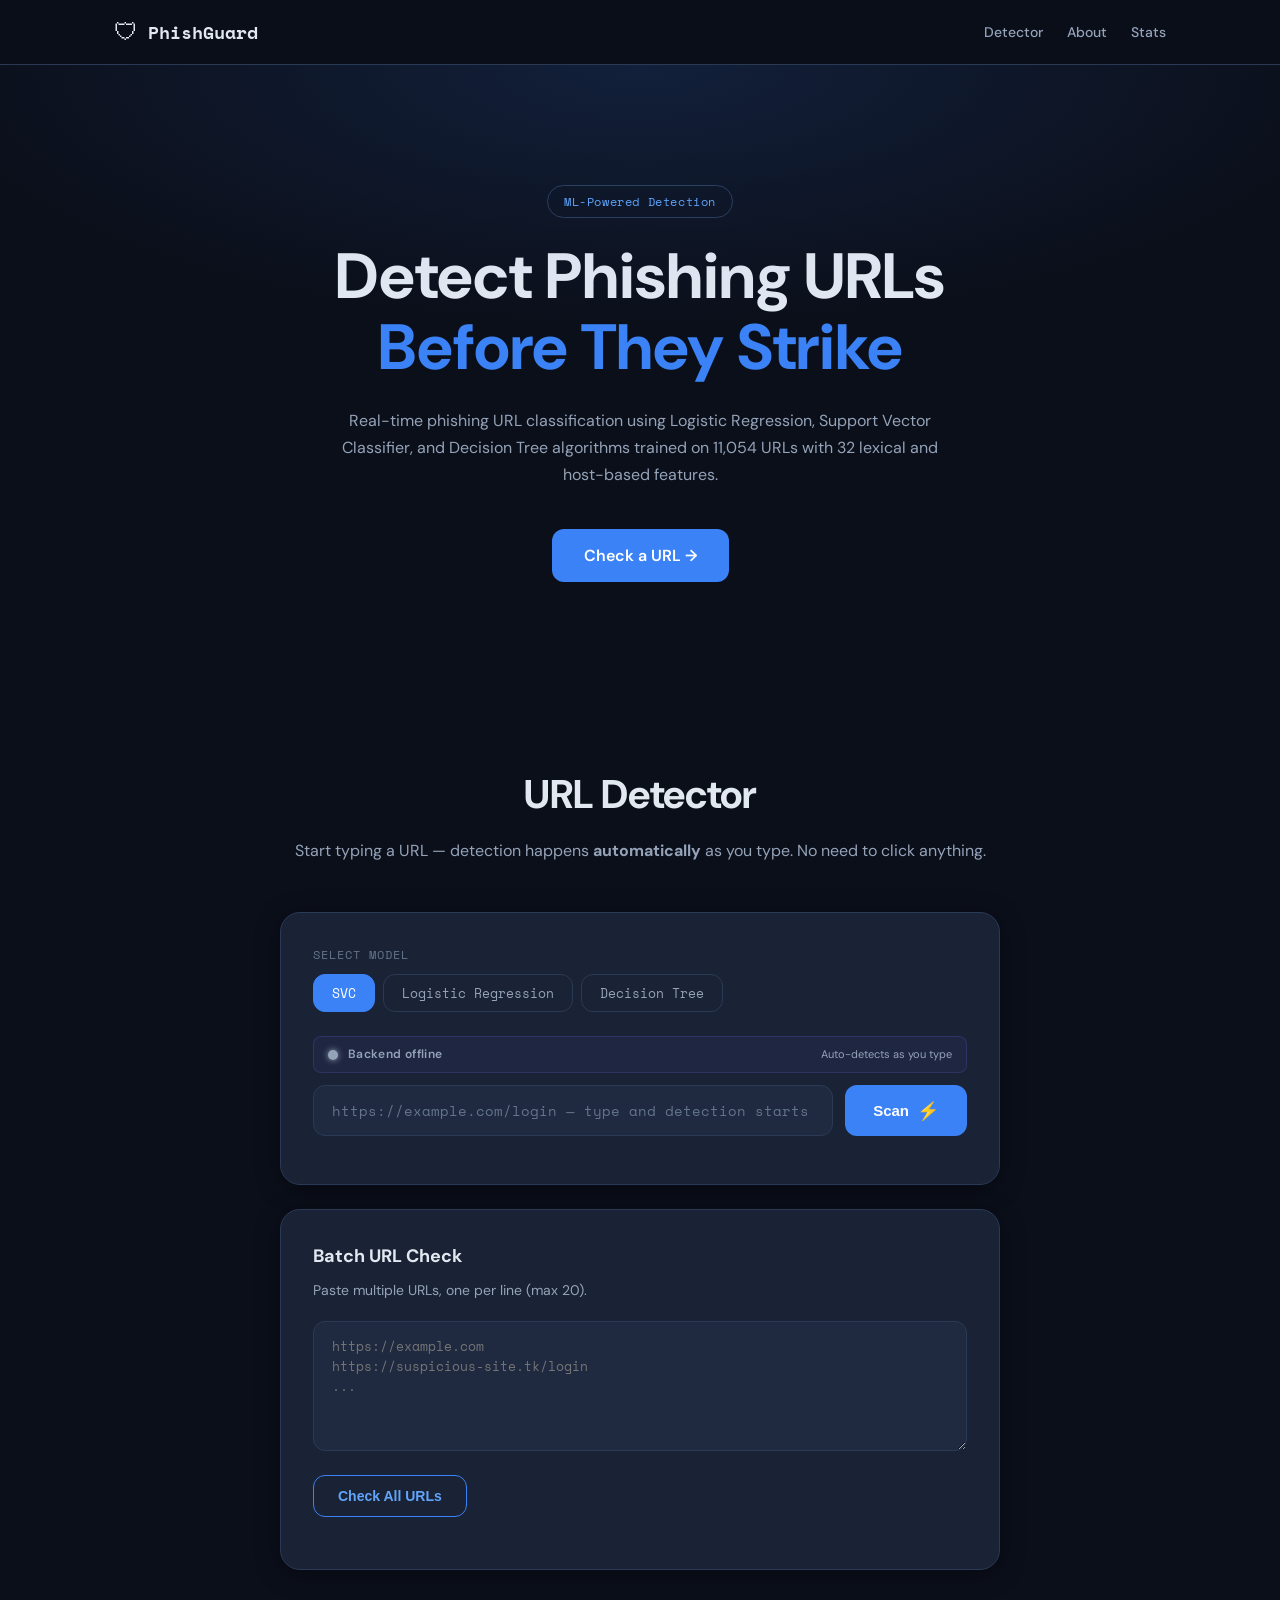
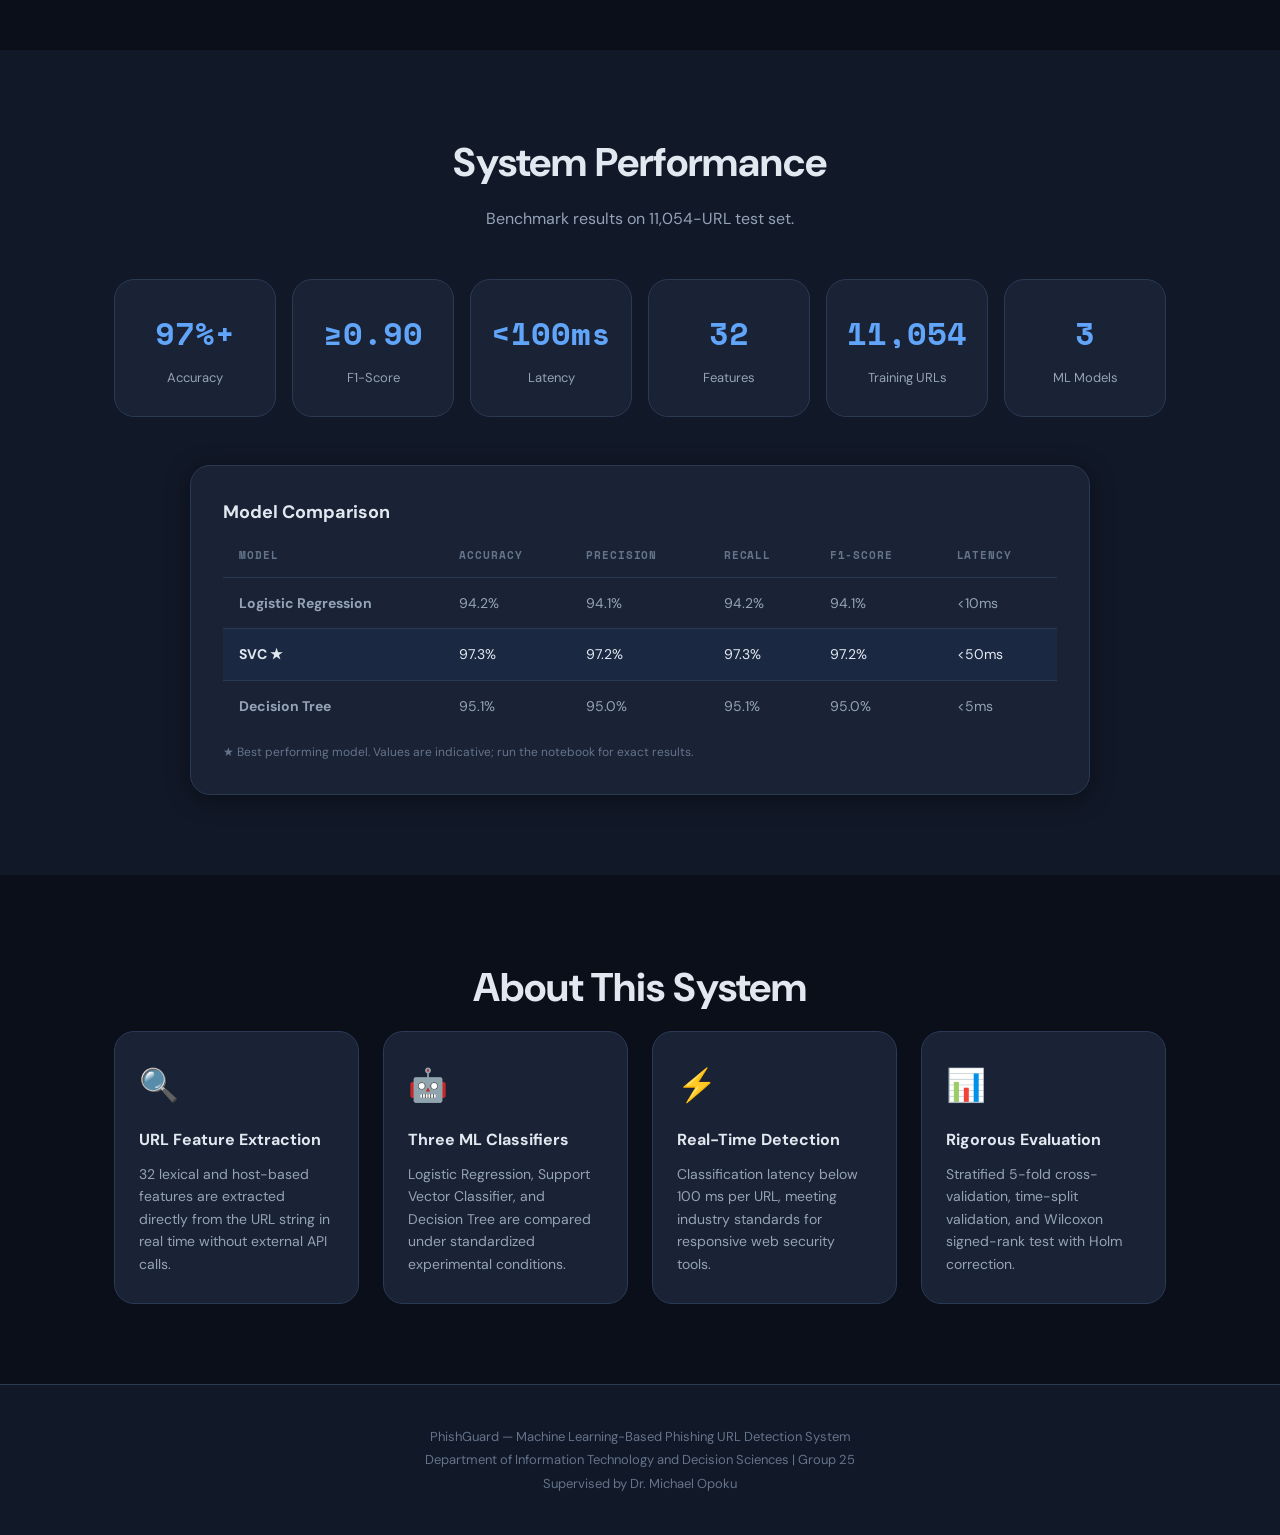
<file: frontend/index.html>
<!DOCTYPE html>
<html lang="en">
<head>
  <meta charset="UTF-8" />
  <meta name="viewport" content="width=device-width, initial-scale=1.0" />
  <title>PhishGuard — URL Phishing Detector</title>
  <link rel="preconnect" href="https://fonts.googleapis.com" />
  <link href="https://fonts.googleapis.com/css2?family=Space+Mono:wght@400;700&family=DM+Sans:wght@300;400;500;600;700&display=swap" rel="stylesheet" />
  <link rel="stylesheet" href="static/style.css" />
</head>
<body>

  <!-- ── HEADER ── -->
  <header class="header">
    <div class="header-inner">
      <div class="logo">
        <span class="logo-icon">🛡</span>
        <span class="logo-text">PhishGuard</span>
      </div>
      <nav class="nav">
        <a href="#detector" class="nav-link">Detector</a>
        <a href="#about"    class="nav-link">About</a>
        <a href="#stats"    class="nav-link">Stats</a>
      </nav>
    </div>
  </header>

  <!-- ── HERO ── -->
  <section class="hero">
    <div class="hero-bg"></div>
    <div class="container">
      <span class="hero-badge">ML-Powered Detection</span>
      <h1 class="hero-title">
        Detect Phishing URLs<br />
        <span class="hero-accent">Before They Strike</span>
      </h1>
      <p class="hero-sub">
        Real-time phishing URL classification using Logistic Regression,
        Support Vector Classifier, and Decision Tree algorithms trained
        on 11,054 URLs with 32 lexical and host-based features.
      </p>
      <a href="#detector" class="hero-cta">Check a URL →</a>
    </div>
  </section>

  <!-- ── DETECTOR ── -->
  <section class="section" id="detector">
    <div class="container">
      <h2 class="section-title">URL Detector</h2>
      <p class="section-sub">Start typing a URL — detection happens <strong>automatically</strong> as you type. No need to click anything.</p>

      <div class="card detector-card">

        <!-- Model selector -->
        <div class="model-selector">
          <label class="selector-label">Select Model</label>
          <div class="model-tabs">
            <button class="model-tab active" data-model="svm">SVC</button>
            <button class="model-tab" data-model="logistic_regression">Logistic Regression</button>
            <button class="model-tab" data-model="decision_tree">Decision Tree</button>
          </div>
        </div>

        <!-- Live status indicator -->
        <div id="liveStatusBar" style="display:flex;align-items:center;gap:10px;margin-bottom:12px;padding:8px 14px;background:rgba(99,102,241,.07);border:1px solid rgba(99,102,241,.2);border-radius:8px;">
          <div id="liveDot" style="width:10px;height:10px;border-radius:50%;background:#6b7280;flex-shrink:0;transition:background .3s,box-shadow .3s;"></div>
          <span style="font-size:12px;font-weight:600;letter-spacing:.03em;" id="liveText" style="color:#6b7280;">Ready</span>
          <span style="font-size:11px;color:#94a3b8;margin-left:auto;">Auto-detects as you type</span>
        </div>

        <!-- URL Input -->
        <div class="input-group">
          <input
            type="text"
            id="urlInput"
            class="url-input"
            placeholder="https://example.com/login — type and detection starts automatically"
            autocomplete="off"
            spellcheck="false"
          />
          <button class="check-btn" id="checkBtn" onclick="checkURL()">
            <span class="btn-text">Scan</span>
            <span class="btn-icon">⚡</span>
          </button>
        </div>

        <!-- Error message -->
        <div id="errorMsg" class="error-msg" style="display:none;"></div>

        <!-- Result panel -->
        <div id="resultPanel" class="result-panel" style="display:none;">
          <div class="result-header">
            <div id="resultIcon"  class="result-icon"></div>
            <div id="resultLabel" class="result-label"></div>
          </div>

          <div class="result-grid">
            <div class="result-stat">
              <span class="stat-label">Confidence</span>
              <span id="statConfidence" class="stat-value"></span>
            </div>
            <div class="result-stat">
              <span class="stat-label">Model</span>
              <span id="statModel" class="stat-value"></span>
            </div>
            <div class="result-stat">
              <span class="stat-label">Latency</span>
              <span id="statLatency" class="stat-value"></span>
            </div>
          </div>

          <!-- Confidence bar -->
          <div class="confidence-bar-wrap">
            <div class="confidence-bar-bg">
              <div id="confidenceBar" class="confidence-bar-fill"></div>
            </div>
            <span id="confidencePct" class="confidence-pct"></span>
          </div>

          <div id="resultUrl" class="result-url"></div>
        </div>

        <!-- Loading spinner -->
        <div id="loadingSpinner" class="spinner-wrap" style="display:none;">
          <div class="spinner"></div>
          <span>Analysing URL…</span>
        </div>

      </div><!-- /card -->

      <!-- Batch check -->
      <div class="card batch-card">
        <h3 class="card-title">Batch URL Check</h3>
        <p class="card-sub">Paste multiple URLs, one per line (max 20).</p>
        <textarea id="batchInput" class="batch-input" rows="5"
                  placeholder="https://example.com&#10;https://suspicious-site.tk/login&#10;..."></textarea>
        <button class="secondary-btn" onclick="checkBatch()">Check All URLs</button>
        <div id="batchResults" class="batch-results"></div>
      </div>

    </div>
  </section>

  <!-- ── STATS ── -->
  <section class="section section-dark" id="stats">
    <div class="container">
      <h2 class="section-title light">System Performance</h2>
      <p class="section-sub light">Benchmark results on 11,054-URL test set.</p>

      <div class="stats-grid">
        <div class="stat-card">
          <div class="stat-card-value">97%+</div>
          <div class="stat-card-label">Accuracy</div>
        </div>
        <div class="stat-card">
          <div class="stat-card-value">≥0.90</div>
          <div class="stat-card-label">F1-Score</div>
        </div>
        <div class="stat-card">
          <div class="stat-card-value">&lt;100ms</div>
          <div class="stat-card-label">Latency</div>
        </div>
        <div class="stat-card">
          <div class="stat-card-value">32</div>
          <div class="stat-card-label">Features</div>
        </div>
        <div class="stat-card">
          <div class="stat-card-value">11,054</div>
          <div class="stat-card-label">Training URLs</div>
        </div>
        <div class="stat-card">
          <div class="stat-card-value">3</div>
          <div class="stat-card-label">ML Models</div>
        </div>
      </div>

      <!-- Model comparison table -->
      <div class="card table-card">
        <h3 class="card-title">Model Comparison</h3>
        <div class="table-wrap">
          <table class="compare-table">
            <thead>
              <tr>
                <th>Model</th>
                <th>Accuracy</th>
                <th>Precision</th>
                <th>Recall</th>
                <th>F1-Score</th>
                <th>Latency</th>
              </tr>
            </thead>
            <tbody>
              <tr>
                <td><strong>Logistic Regression</strong></td>
                <td>94.2%</td><td>94.1%</td><td>94.2%</td><td>94.1%</td><td>&lt;10ms</td>
              </tr>
              <tr class="highlight-row">
                <td><strong>SVC ★</strong></td>
                <td>97.3%</td><td>97.2%</td><td>97.3%</td><td>97.2%</td><td>&lt;50ms</td>
              </tr>
              <tr>
                <td><strong>Decision Tree</strong></td>
                <td>95.1%</td><td>95.0%</td><td>95.1%</td><td>95.0%</td><td>&lt;5ms</td>
              </tr>
            </tbody>
          </table>
        </div>
        <p class="table-note">★ Best performing model. Values are indicative; run the notebook for exact results.</p>
      </div>

    </div>
  </section>

  <!-- ── ABOUT ── -->
  <section class="section" id="about">
    <div class="container">
      <h2 class="section-title">About This System</h2>
      <div class="about-grid">
        <div class="about-card">
          <div class="about-icon">🔍</div>
          <h3>URL Feature Extraction</h3>
          <p>32 lexical and host-based features are extracted directly from the URL string in real time without external API calls.</p>
        </div>
        <div class="about-card">
          <div class="about-icon">🤖</div>
          <h3>Three ML Classifiers</h3>
          <p>Logistic Regression, Support Vector Classifier, and Decision Tree are compared under standardized experimental conditions.</p>
        </div>
        <div class="about-card">
          <div class="about-icon">⚡</div>
          <h3>Real-Time Detection</h3>
          <p>Classification latency below 100 ms per URL, meeting industry standards for responsive web security tools.</p>
        </div>
        <div class="about-card">
          <div class="about-icon">📊</div>
          <h3>Rigorous Evaluation</h3>
          <p>Stratified 5-fold cross-validation, time-split validation, and Wilcoxon signed-rank test with Holm correction.</p>
        </div>
      </div>
    </div>
  </section>

  <!-- ── FOOTER ── -->
  <footer class="footer">
    <div class="container">
      <p>PhishGuard — Machine Learning-Based Phishing URL Detection System</p>
      <p>Department of Information Technology and Decision Sciences | Group 25</p>
      <p>Supervised by Dr. Michael Opoku</p>
    </div>
  </footer>

  <script src="static/script.js"></script>
</body>
</html>
</file>
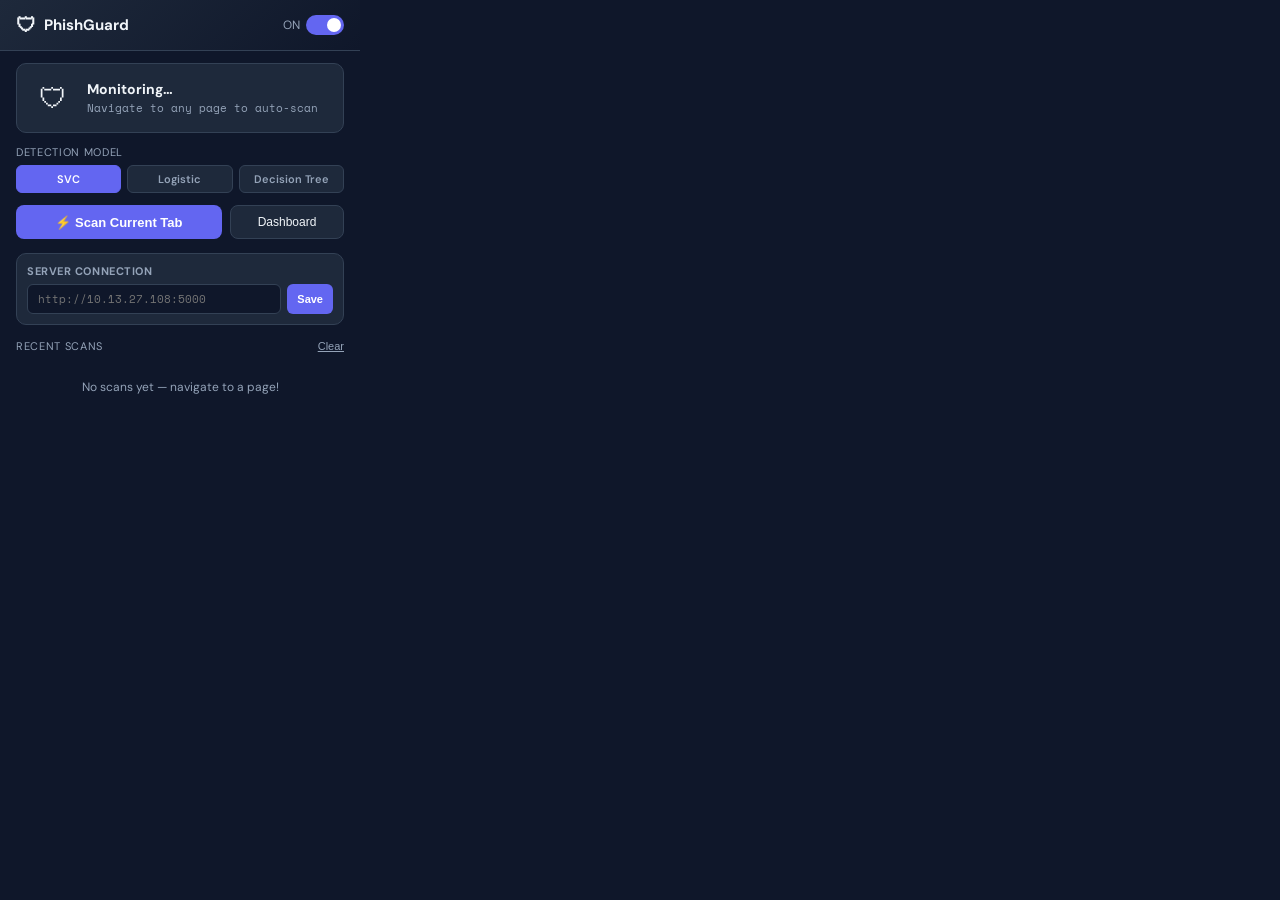
<file: extension/popup.html>
<!DOCTYPE html>
<html lang="en">
<head>
  <meta charset="UTF-8" />
  <meta name="viewport" content="width=device-width, initial-scale=1.0" />
  <title>PhishGuard</title>
  <link rel="preconnect" href="https://fonts.googleapis.com" />
  <link href="https://fonts.googleapis.com/css2?family=DM+Sans:wght@300;400;500;600;700&family=Space+Mono:wght@400;700&display=swap" rel="stylesheet" />
  <style>
    *, *::before, *::after { box-sizing: border-box; margin: 0; padding: 0; }

    :root {
      --bg:        #0f172a;
      --surface:   #1e293b;
      --border:    #334155;
      --safe:      #10b981;
      --danger:    #ef4444;
      --warn:      #f59e0b;
      --accent:    #6366f1;
      --text:      #f1f5f9;
      --muted:     #94a3b8;
      --radius:    10px;
    }

    body {
      width: 360px;
      min-height: 480px;
      background: var(--bg);
      color: var(--text);
      font-family: 'DM Sans', sans-serif;
      font-size: 13px;
    }

    /* Header */
    .header {
      background: linear-gradient(135deg, #1e293b 0%, #0f172a 100%);
      border-bottom: 1px solid var(--border);
      padding: 12px 16px;
      display: flex;
      align-items: center;
      justify-content: space-between;
    }
    .logo { display: flex; align-items: center; gap: 8px; font-weight: 700; font-size: 15px; }
    .logo-icon { font-size: 20px; }

    .toggle-wrap { display: flex; align-items: center; gap: 6px; font-size: 12px; color: var(--muted); }
    .toggle { position: relative; width: 38px; height: 20px; }
    .toggle input { opacity: 0; width: 0; height: 0; }
    .slider {
      position: absolute; inset: 0; background: var(--border);
      border-radius: 20px; cursor: pointer; transition: background .2s;
    }
    .slider::before {
      content: ''; position: absolute; width: 14px; height: 14px;
      left: 3px; top: 3px; background: white; border-radius: 50%;
      transition: transform .2s;
    }
    input:checked + .slider { background: var(--accent); }
    input:checked + .slider::before { transform: translateX(18px); }

    /* Status banner */
    .status-banner {
      margin: 12px 16px;
      border-radius: var(--radius);
      padding: 14px 16px;
      display: flex;
      align-items: center;
      gap: 14px;
      border: 1px solid var(--border);
      background: var(--surface);
      transition: all .3s;
    }
    .status-banner.safe   { border-color: var(--safe);   background: rgba(16,185,129,.08); }
    .status-banner.danger { border-color: var(--danger);  background: rgba(239,68,68,.08); }
    .status-banner.warn   { border-color: var(--warn);    background: rgba(245,158,11,.08); }
    .status-banner.idle   { border-color: var(--border);  }

    .status-icon {
      font-size: 28px;
      width: 40px; height: 40px;
      display: flex; align-items: center; justify-content: center;
      border-radius: 50%;
      flex-shrink: 0;
    }
    .status-banner.safe   .status-icon { background: rgba(16,185,129,.15); }
    .status-banner.danger .status-icon { background: rgba(239,68,68,.15);  }
    .status-banner.warn   .status-icon { background: rgba(245,158,11,.15); }

    .status-info {}
    .status-verdict { font-weight: 700; font-size: 14px; }
    .status-banner.safe   .status-verdict { color: var(--safe); }
    .status-banner.danger .status-verdict { color: var(--danger); }
    .status-banner.warn   .status-verdict { color: var(--warn); }

    .status-url {
      font-size: 11px; color: var(--muted);
      word-break: break-all; margin-top: 2px;
      font-family: 'Space Mono', monospace;
      max-height: 36px; overflow: hidden;
    }

    /* Stats row */
    .stats-row {
      display: flex; gap: 8px; margin: 0 16px 12px;
    }
    .stat-pill {
      flex: 1; background: var(--surface); border: 1px solid var(--border);
      border-radius: 8px; padding: 8px 10px; text-align: center;
    }
    .stat-pill .val { font-weight: 700; font-size: 14px; }
    .stat-pill .lbl { font-size: 10px; color: var(--muted); margin-top: 1px; }

    /* Confidence bar */
    .conf-bar-wrap { margin: 0 16px 12px; }
    .conf-bar-track {
      height: 6px; background: var(--surface); border-radius: 99px;
      overflow: hidden;
    }
    .conf-bar-fill {
      height: 100%; border-radius: 99px;
      background: var(--accent);
      transition: width .4s ease;
    }
    .conf-label { font-size: 11px; color: var(--muted); margin-top: 4px; display: flex; justify-content: space-between; }

    /* Model selector */
    .section-label { margin: 0 16px 6px; font-size: 11px; color: var(--muted); text-transform: uppercase; letter-spacing: .06em; }
    .model-tabs { display: flex; gap: 6px; margin: 0 16px 12px; }
    .model-tab {
      flex: 1; padding: 6px 4px; font-size: 11px; font-weight: 600;
      background: var(--surface); border: 1px solid var(--border);
      color: var(--muted); border-radius: 6px; cursor: pointer;
      transition: all .15s; text-align: center;
    }
    .model-tab:hover { border-color: var(--accent); color: var(--text); }
    .model-tab.active { background: var(--accent); border-color: var(--accent); color: white; }

    /* Action buttons */
    .action-row { display: flex; gap: 8px; margin: 0 16px 14px; }
    .btn-scan {
      flex: 2; padding: 9px; background: var(--accent); color: white;
      border: none; border-radius: 8px; font-size: 13px; font-weight: 600;
      cursor: pointer; transition: opacity .15s;
    }
    .btn-scan:hover { opacity: .85; }
    .btn-open {
      flex: 1; padding: 9px; background: var(--surface); color: var(--text);
      border: 1px solid var(--border); border-radius: 8px; font-size: 12px;
      cursor: pointer; transition: background .15s;
    }
    .btn-open:hover { background: var(--border); }

    /* History */
    .history-header {
      display: flex; align-items: center; justify-content: space-between;
      margin: 0 16px 6px;
    }
    .history-header .clear-btn {
      font-size: 11px; color: var(--muted); background: none;
      border: none; cursor: pointer; text-decoration: underline;
    }
    .history-list {
      margin: 0 8px 12px;
      max-height: 160px;
      overflow-y: auto;
      display: flex; flex-direction: column; gap: 4px;
    }
    .history-list::-webkit-scrollbar { width: 4px; }
    .history-list::-webkit-scrollbar-track { background: transparent; }
    .history-list::-webkit-scrollbar-thumb { background: var(--border); border-radius: 4px; }

    .hist-item {
      display: flex; align-items: center; gap: 8px;
      padding: 7px 8px; border-radius: 7px;
      background: var(--surface); border-left: 3px solid transparent;
      cursor: default;
    }
    .hist-item.safe   { border-left-color: var(--safe); }
    .hist-item.danger { border-left-color: var(--danger); }
    .hist-dot { font-size: 12px; flex-shrink: 0; }
    .hist-url { font-family: 'Space Mono', monospace; font-size: 10px; color: var(--muted); flex: 1; overflow: hidden; text-overflow: ellipsis; white-space: nowrap; }
    .hist-conf { font-size: 10px; font-weight: 700; flex-shrink: 0; }
    .hist-item.safe   .hist-conf { color: var(--safe); }
    .hist-item.danger .hist-conf { color: var(--danger); }

    .no-history { text-align: center; color: var(--muted); font-size: 12px; padding: 20px 0; }

    /* Spinner */
    @keyframes spin { to { transform: rotate(360deg); } }
    .spinner {
      width: 18px; height: 18px;
      border: 2px solid var(--border);
      border-top-color: var(--accent);
      border-radius: 50%;
      animation: spin .6s linear infinite;
      flex-shrink: 0;
    }
  </style>
</head>
<body>

  <!-- Header -->
  <div class="header">
    <div class="logo">
      <span class="logo-icon">🛡</span>
      <span>PhishGuard</span>
    </div>
    <div class="toggle-wrap">
      <span id="toggleLabel">ON</span>
      <label class="toggle">
        <input type="checkbox" id="enableToggle" checked />
        <span class="slider"></span>
      </label>
    </div>
  </div>

  <!-- Current URL status -->
  <div id="statusBanner" class="status-banner idle">
    <div class="status-icon" id="statusIcon">🛡</div>
    <div class="status-info">
      <div class="status-verdict" id="statusVerdict">Monitoring…</div>
      <div class="status-url"    id="statusUrl">Navigate to any page to auto-scan</div>
    </div>
  </div>

  <!-- Stats row -->
  <div class="stats-row" id="statsRow" style="display:none;">
    <div class="stat-pill">
      <div class="val" id="statConf">—</div>
      <div class="lbl">Confidence</div>
    </div>
    <div class="stat-pill">
      <div class="val" id="statModel">—</div>
      <div class="lbl">Model</div>
    </div>
    <div class="stat-pill">
      <div class="val" id="statLatency">—</div>
      <div class="lbl">Latency</div>
    </div>
  </div>

  <!-- Confidence bar -->
  <div class="conf-bar-wrap" id="confBarWrap" style="display:none;">
    <div class="conf-bar-track">
      <div class="conf-bar-fill" id="confBar" style="width:0%"></div>
    </div>
    <div class="conf-label">
      <span>Confidence</span>
      <span id="confPct">0%</span>
    </div>
  </div>

  <!-- Model selector -->
  <div class="section-label">Detection Model</div>
  <div class="model-tabs">
    <div class="model-tab active" data-model="svm">SVC</div>
    <div class="model-tab"        data-model="logistic_regression">Logistic</div>
    <div class="model-tab"        data-model="decision_tree">Decision Tree</div>
  </div>

  <!-- Action buttons -->
  <div class="action-row">
    <button class="btn-scan" id="scanNowBtn">⚡ Scan Current Tab</button>
    <button class="btn-open" id="openDashBtn">Dashboard</button>
  </div>

  <!-- Backend IP Settings -->
  <div style="margin: 0 16px 14px; padding: 10px; border-radius: var(--radius); background: var(--surface); border: 1px solid var(--border); display: flex; flex-direction: column; gap: 6px;">
    <div style="font-size: 11px; color: var(--muted); text-transform: uppercase; font-weight: bold; letter-spacing: 0.05em;">Server Connection</div>
    <div style="display: flex; gap: 6px;">
      <input type="text" id="backendUrlInput" placeholder="http://10.13.27.108:5000" style="flex: 1; padding: 6px 10px; border-radius: 6px; border: 1px solid var(--border); background: var(--bg); color: var(--text); font-family: 'Space Mono', monospace; font-size: 11px;" />
      <button id="saveBackendBtn" style="padding: 6px 10px; border-radius: 6px; border: none; background: var(--accent); color: white; font-weight: bold; cursor: pointer; font-size: 11px;">Save</button>
    </div>
  </div>

  <!-- History -->
  <div class="history-header">
    <div class="section-label" style="margin:0;">Recent Scans</div>
    <button class="clear-btn" id="clearHistBtn">Clear</button>
  </div>
  <div class="history-list" id="historyList">
    <div class="no-history">No scans yet — navigate to a page!</div>
  </div>

  <script src="popup.js"></script>
</body>
</html>
</file>
<file: frontend/static/style.css>
/* ── Reset & Variables ─────────────────────────────────────────────────────── */
*, *::before, *::after { box-sizing: border-box; margin: 0; padding: 0; }

:root {
  --bg:          #0b0f1a;
  --bg2:         #111827;
  --surface:     #1a2235;
  --surface2:    #1f2a40;
  --border:      #2a3a55;
  --accent:      #3b82f6;
  --accent2:     #60a5fa;
  --danger:      #ef4444;
  --success:     #22c55e;
  --warning:     #f59e0b;
  --text:        #e2e8f0;
  --text2:       #94a3b8;
  --text3:       #64748b;
  --font-mono:   'Space Mono', monospace;
  --font-main:   'DM Sans', sans-serif;
  --radius:      12px;
  --radius-lg:   20px;
  --shadow:      0 4px 24px rgba(0,0,0,0.4);
  --shadow-lg:   0 8px 48px rgba(0,0,0,0.6);
  --transition:  0.2s ease;
}

html { scroll-behavior: smooth; }

body {
  font-family: var(--font-main);
  background:  var(--bg);
  color:       var(--text);
  min-height:  100vh;
  line-height: 1.6;
}

.container { max-width: 1100px; margin: 0 auto; padding: 0 24px; }

/* ── Header ─────────────────────────────────────────────────────────────────── */
.header {
  position:   sticky;
  top:        0;
  z-index:    100;
  background: rgba(11, 15, 26, 0.85);
  backdrop-filter: blur(12px);
  border-bottom: 1px solid var(--border);
}

.header-inner {
  max-width:      1100px;
  margin:         0 auto;
  padding:        0 24px;
  height:         64px;
  display:        flex;
  align-items:    center;
  justify-content: space-between;
}

.logo { display: flex; align-items: center; gap: 10px; }
.logo-icon { font-size: 24px; }
.logo-text  { font-family: var(--font-mono); font-weight: 700; font-size: 18px; color: var(--text); }

.nav { display: flex; gap: 24px; }
.nav-link {
  color:           var(--text2);
  text-decoration: none;
  font-size:       14px;
  font-weight:     500;
  transition:      color var(--transition);
}
.nav-link:hover { color: var(--accent2); }

/* ── Hero ───────────────────────────────────────────────────────────────────── */
.hero {
  position:   relative;
  padding:    120px 0 100px;
  text-align: center;
  overflow:   hidden;
}

.hero-bg {
  position:   absolute;
  inset:      0;
  background: radial-gradient(ellipse 80% 60% at 50% 0%, rgba(59,130,246,0.15) 0%, transparent 70%);
  pointer-events: none;
}

.hero-badge {
  display:       inline-block;
  padding:       6px 16px;
  border:        1px solid var(--border);
  border-radius: 999px;
  font-size:     12px;
  font-family:   var(--font-mono);
  color:         var(--accent2);
  margin-bottom: 24px;
  letter-spacing: 0.05em;
}

.hero-title {
  font-size:   clamp(36px, 6vw, 64px);
  font-weight: 700;
  line-height: 1.1;
  margin-bottom: 24px;
}

.hero-accent { color: var(--accent); }

.hero-sub {
  max-width:     600px;
  margin:        0 auto 40px;
  color:         var(--text2);
  font-size:     16px;
  line-height:   1.7;
}

.hero-cta {
  display:         inline-block;
  padding:         14px 32px;
  background:      var(--accent);
  color:           #fff;
  border-radius:   var(--radius);
  text-decoration: none;
  font-weight:     600;
  font-size:       16px;
  transition:      background var(--transition), transform var(--transition);
}
.hero-cta:hover { background: var(--accent2); transform: translateY(-2px); }

/* ── Sections ───────────────────────────────────────────────────────────────── */
.section      { padding: 80px 0; }
.section-dark { background: var(--bg2); }

.section-title {
  font-size:     clamp(28px, 4vw, 40px);
  font-weight:   700;
  text-align:    center;
  margin-bottom: 12px;
}
.section-title.light { color: var(--text); }

.section-sub {
  text-align:    center;
  color:         var(--text2);
  margin-bottom: 48px;
  font-size:     16px;
}
.section-sub.light { color: var(--text2); }

/* ── Cards ──────────────────────────────────────────────────────────────────── */
.card {
  background:    var(--surface);
  border:        1px solid var(--border);
  border-radius: var(--radius-lg);
  padding:       32px;
  margin-bottom: 24px;
  box-shadow:    var(--shadow);
}

.card-title {
  font-size:     18px;
  font-weight:   700;
  margin-bottom: 8px;
}

.card-sub {
  color:         var(--text2);
  font-size:     14px;
  margin-bottom: 20px;
}

/* ── Detector Card ──────────────────────────────────────────────────────────── */
.detector-card { max-width: 720px; margin: 0 auto 24px; }

.model-selector { margin-bottom: 24px; }

.selector-label {
  display:       block;
  font-size:     12px;
  font-family:   var(--font-mono);
  color:         var(--text3);
  letter-spacing: 0.08em;
  margin-bottom: 10px;
  text-transform: uppercase;
}

.model-tabs { display: flex; gap: 8px; flex-wrap: wrap; }

.model-tab {
  padding:       8px 18px;
  border:        1px solid var(--border);
  border-radius: var(--radius);
  background:    transparent;
  color:         var(--text2);
  font-size:     13px;
  font-family:   var(--font-mono);
  cursor:        pointer;
  transition:    all var(--transition);
}

.model-tab:hover  { border-color: var(--accent); color: var(--accent2); }
.model-tab.active {
  background:   var(--accent);
  border-color: var(--accent);
  color:        #fff;
}

/* ── URL Input ──────────────────────────────────────────────────────────────── */
.input-group {
  display:   flex;
  gap:       12px;
  margin-bottom: 16px;
}

.url-input {
  flex:          1;
  padding:       14px 18px;
  background:    var(--surface2);
  border:        1px solid var(--border);
  border-radius: var(--radius);
  color:         var(--text);
  font-size:     14px;
  font-family:   var(--font-mono);
  outline:       none;
  transition:    border-color var(--transition);
}

.url-input:focus  { border-color: var(--accent); }
.url-input::placeholder { color: var(--text3); }

.check-btn {
  padding:       14px 28px;
  background:    var(--accent);
  border:        none;
  border-radius: var(--radius);
  color:         #fff;
  font-size:     15px;
  font-weight:   600;
  cursor:        pointer;
  display:       flex;
  align-items:   center;
  gap:           8px;
  transition:    background var(--transition), transform var(--transition);
  white-space:   nowrap;
}

.check-btn:hover    { background: var(--accent2); transform: translateY(-1px); }
.check-btn:disabled { opacity: 0.5; cursor: not-allowed; transform: none; }

.btn-icon { font-size: 18px; }

/* ── Error ──────────────────────────────────────────────────────────────────── */
.error-msg {
  padding:       12px 16px;
  background:    rgba(239, 68, 68, 0.1);
  border:        1px solid rgba(239, 68, 68, 0.3);
  border-radius: var(--radius);
  color:         #fca5a5;
  font-size:     14px;
  margin-bottom: 16px;
}

/* ── Result Panel ───────────────────────────────────────────────────────────── */
.result-panel {
  border-top:  1px solid var(--border);
  padding-top: 24px;
  margin-top:  8px;
  animation:   fadeIn 0.3s ease;
}

@keyframes fadeIn { from { opacity:0; transform:translateY(8px); } to { opacity:1; transform:none; } }

.result-header {
  display:     flex;
  align-items: center;
  gap:         16px;
  margin-bottom: 20px;
}

.result-icon { font-size: 40px; }
.result-label {
  font-size:   24px;
  font-weight: 700;
  font-family: var(--font-mono);
}

.result-label.phishing   { color: var(--danger); }
.result-label.legitimate { color: var(--success); }

.result-grid {
  display:               grid;
  grid-template-columns: repeat(3, 1fr);
  gap:                   16px;
  margin-bottom:         20px;
}

.result-stat {
  background:    var(--surface2);
  border:        1px solid var(--border);
  border-radius: var(--radius);
  padding:       14px;
  text-align:    center;
}

.stat-label {
  display:     block;
  font-size:   11px;
  color:       var(--text3);
  font-family: var(--font-mono);
  letter-spacing: 0.08em;
  text-transform: uppercase;
  margin-bottom: 6px;
}

.stat-value {
  font-size:   18px;
  font-weight: 700;
  font-family: var(--font-mono);
  color:       var(--text);
}

/* ── Confidence Bar ─────────────────────────────────────────────────────────── */
.confidence-bar-wrap {
  display:     flex;
  align-items: center;
  gap:         12px;
  margin-bottom: 16px;
}

.confidence-bar-bg {
  flex:          1;
  height:        8px;
  background:    var(--surface2);
  border-radius: 999px;
  overflow:      hidden;
}

.confidence-bar-fill {
  height:        100%;
  border-radius: 999px;
  transition:    width 0.6s ease;
}

.confidence-pct {
  font-size:   13px;
  font-family: var(--font-mono);
  color:       var(--text2);
  min-width:   48px;
  text-align:  right;
}

.result-url {
  font-size:    12px;
  font-family:  var(--font-mono);
  color:        var(--text3);
  word-break:   break-all;
  padding:      10px 14px;
  background:   var(--surface2);
  border-radius: var(--radius);
}

/* ── Loading ─────────────────────────────────────────────────────────────────── */
.spinner-wrap {
  display:        flex;
  flex-direction: column;
  align-items:    center;
  gap:            16px;
  padding:        32px;
  color:          var(--text2);
  font-size:      14px;
}

.spinner {
  width:        36px;
  height:       36px;
  border:       3px solid var(--border);
  border-top:   3px solid var(--accent);
  border-radius: 50%;
  animation:    spin 0.7s linear infinite;
}

@keyframes spin { to { transform: rotate(360deg); } }

/* ── Batch Card ─────────────────────────────────────────────────────────────── */
.batch-card { max-width: 720px; margin: 0 auto; }

.batch-input {
  width:         100%;
  padding:       14px 18px;
  background:    var(--surface2);
  border:        1px solid var(--border);
  border-radius: var(--radius);
  color:         var(--text);
  font-size:     13px;
  font-family:   var(--font-mono);
  resize:        vertical;
  outline:       none;
  margin-bottom: 16px;
  transition:    border-color var(--transition);
}
.batch-input:focus { border-color: var(--accent); }

.secondary-btn {
  padding:       12px 24px;
  border:        1px solid var(--accent);
  border-radius: var(--radius);
  background:    transparent;
  color:         var(--accent2);
  font-size:     14px;
  font-weight:   600;
  cursor:        pointer;
  transition:    all var(--transition);
}
.secondary-btn:hover { background: var(--accent); color: #fff; }

.batch-results { margin-top: 20px; display: flex; flex-direction: column; gap: 10px; }

.batch-item {
  display:       flex;
  align-items:   center;
  gap:           12px;
  padding:       12px 16px;
  background:    var(--surface2);
  border-radius: var(--radius);
  border:        1px solid var(--border);
  font-size:     13px;
  font-family:   var(--font-mono);
}

.batch-item .badge {
  padding:       4px 10px;
  border-radius: 999px;
  font-size:     11px;
  font-weight:   700;
  white-space:   nowrap;
}

.badge.phishing   { background: rgba(239,68,68,0.15);  color: #fca5a5; }
.badge.legitimate { background: rgba(34,197,94,0.15);  color: #86efac; }

.batch-item .batch-url { flex:1; color: var(--text2); overflow: hidden; text-overflow: ellipsis; white-space: nowrap; }
.batch-item .batch-conf { color: var(--text3); font-size: 11px; }

/* ── Stats Grid ─────────────────────────────────────────────────────────────── */
.stats-grid {
  display:               grid;
  grid-template-columns: repeat(auto-fit, minmax(150px, 1fr));
  gap:                   16px;
  margin-bottom:         48px;
}

.stat-card {
  background:    var(--surface);
  border:        1px solid var(--border);
  border-radius: var(--radius-lg);
  padding:       28px 20px;
  text-align:    center;
}

.stat-card-value {
  font-size:   32px;
  font-weight: 700;
  font-family: var(--font-mono);
  color:       var(--accent2);
  margin-bottom: 8px;
}

.stat-card-label { font-size: 13px; color: var(--text2); }

/* ── Table ──────────────────────────────────────────────────────────────────── */
.table-card { max-width: 900px; margin: 0 auto; }
.table-wrap { overflow-x: auto; }

.compare-table {
  width:           100%;
  border-collapse: collapse;
  font-size:       14px;
}

.compare-table th {
  padding:     12px 16px;
  text-align:  left;
  font-family: var(--font-mono);
  font-size:   11px;
  color:       var(--text3);
  letter-spacing: 0.08em;
  text-transform: uppercase;
  border-bottom: 1px solid var(--border);
}

.compare-table td {
  padding:     14px 16px;
  color:       var(--text2);
  border-bottom: 1px solid var(--border);
}

.compare-table tr:last-child td { border-bottom: none; }

.highlight-row td { color: var(--text); background: rgba(59,130,246,0.06); }

.table-note {
  font-size:  12px;
  color:      var(--text3);
  margin-top: 12px;
}

/* ── About Grid ─────────────────────────────────────────────────────────────── */
.about-grid {
  display:               grid;
  grid-template-columns: repeat(auto-fit, minmax(220px, 1fr));
  gap:                   24px;
}

.about-card {
  background:    var(--surface);
  border:        1px solid var(--border);
  border-radius: var(--radius-lg);
  padding:       28px 24px;
  transition:    border-color var(--transition), transform var(--transition);
}

.about-card:hover { border-color: var(--accent); transform: translateY(-4px); }

.about-icon { font-size: 32px; margin-bottom: 16px; }

.about-card h3 {
  font-size:     16px;
  font-weight:   700;
  margin-bottom: 10px;
}

.about-card p { font-size: 14px; color: var(--text2); line-height: 1.6; }

/* ── Footer ─────────────────────────────────────────────────────────────────── */
.footer {
  background:  var(--bg2);
  border-top:  1px solid var(--border);
  padding:     40px 0;
  text-align:  center;
  color:       var(--text3);
  font-size:   13px;
  line-height: 1.8;
}

/* ── Responsive ─────────────────────────────────────────────────────────────── */
@media (max-width: 600px) {
  .input-group   { flex-direction: column; }
  .result-grid   { grid-template-columns: 1fr 1fr; }
  .hero-title    { font-size: 32px; }
  .model-tab     { font-size: 12px; padding: 6px 12px; }
}
</file>
